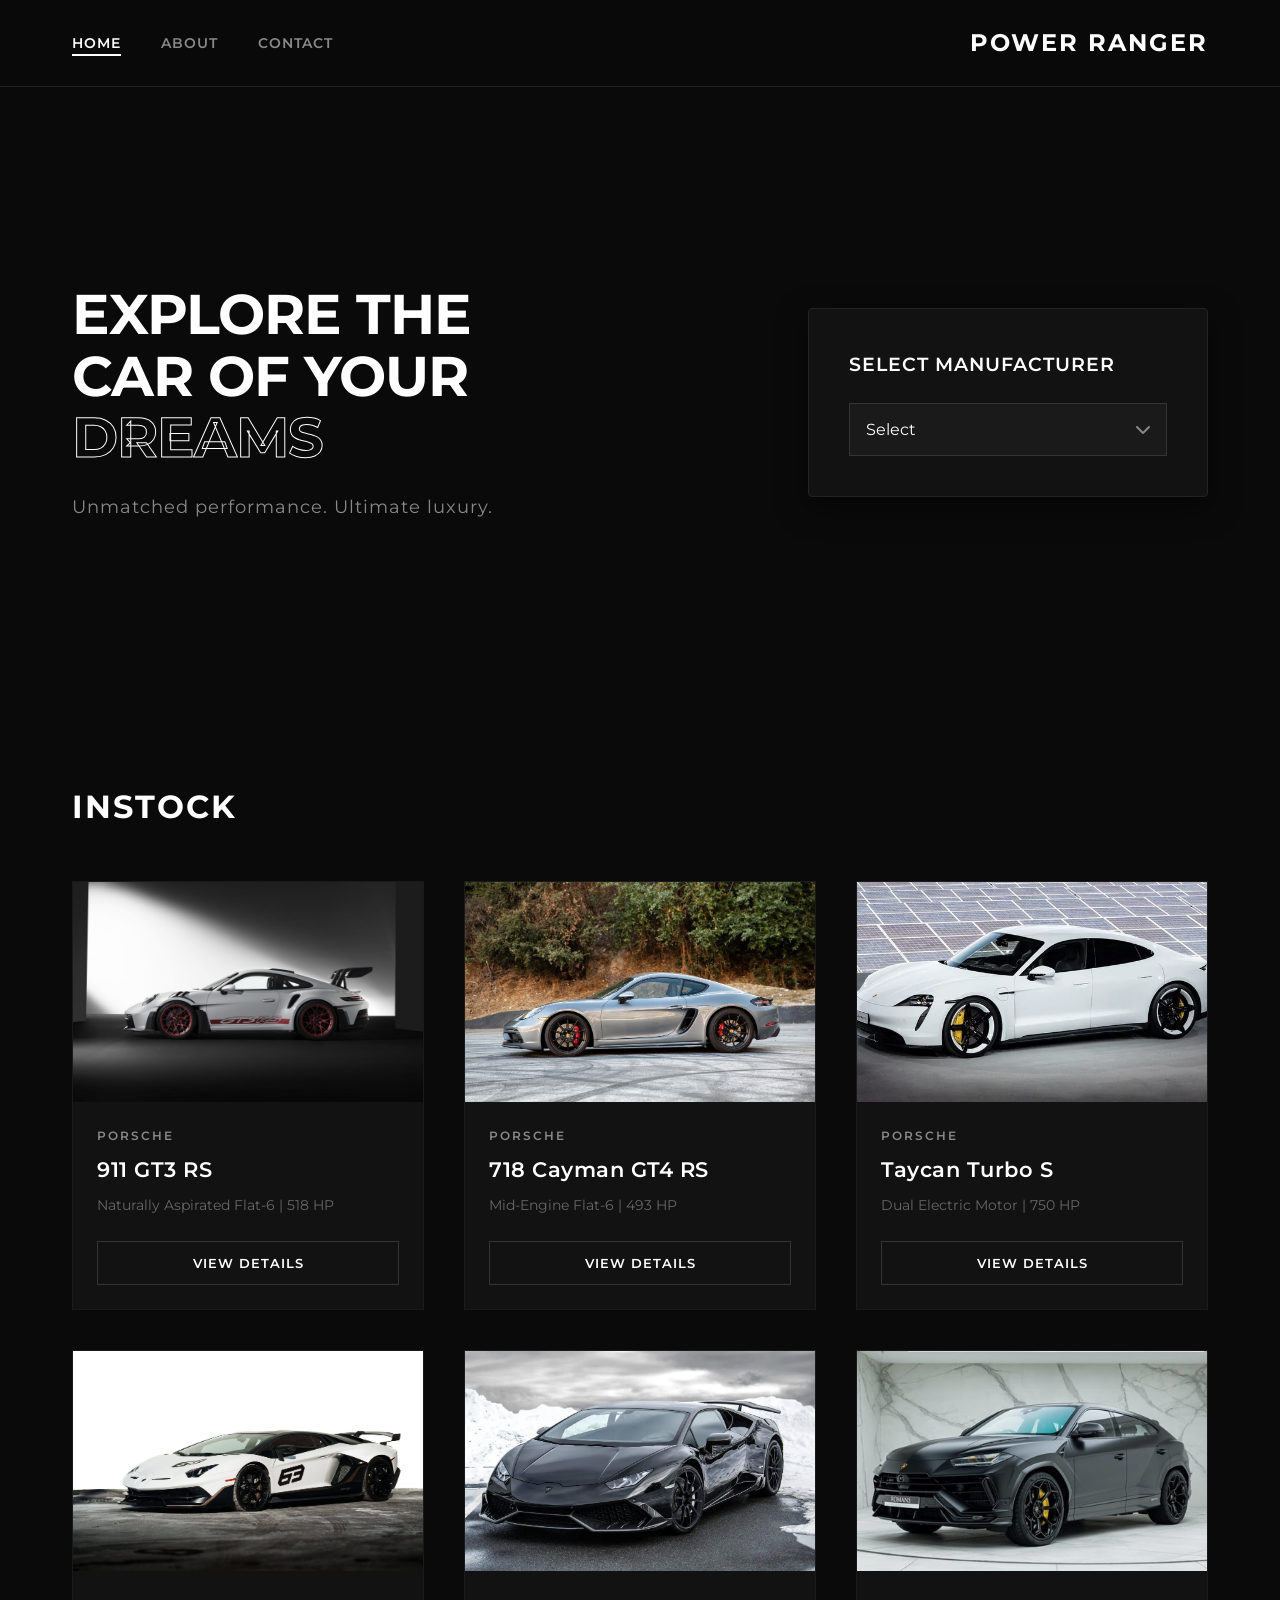
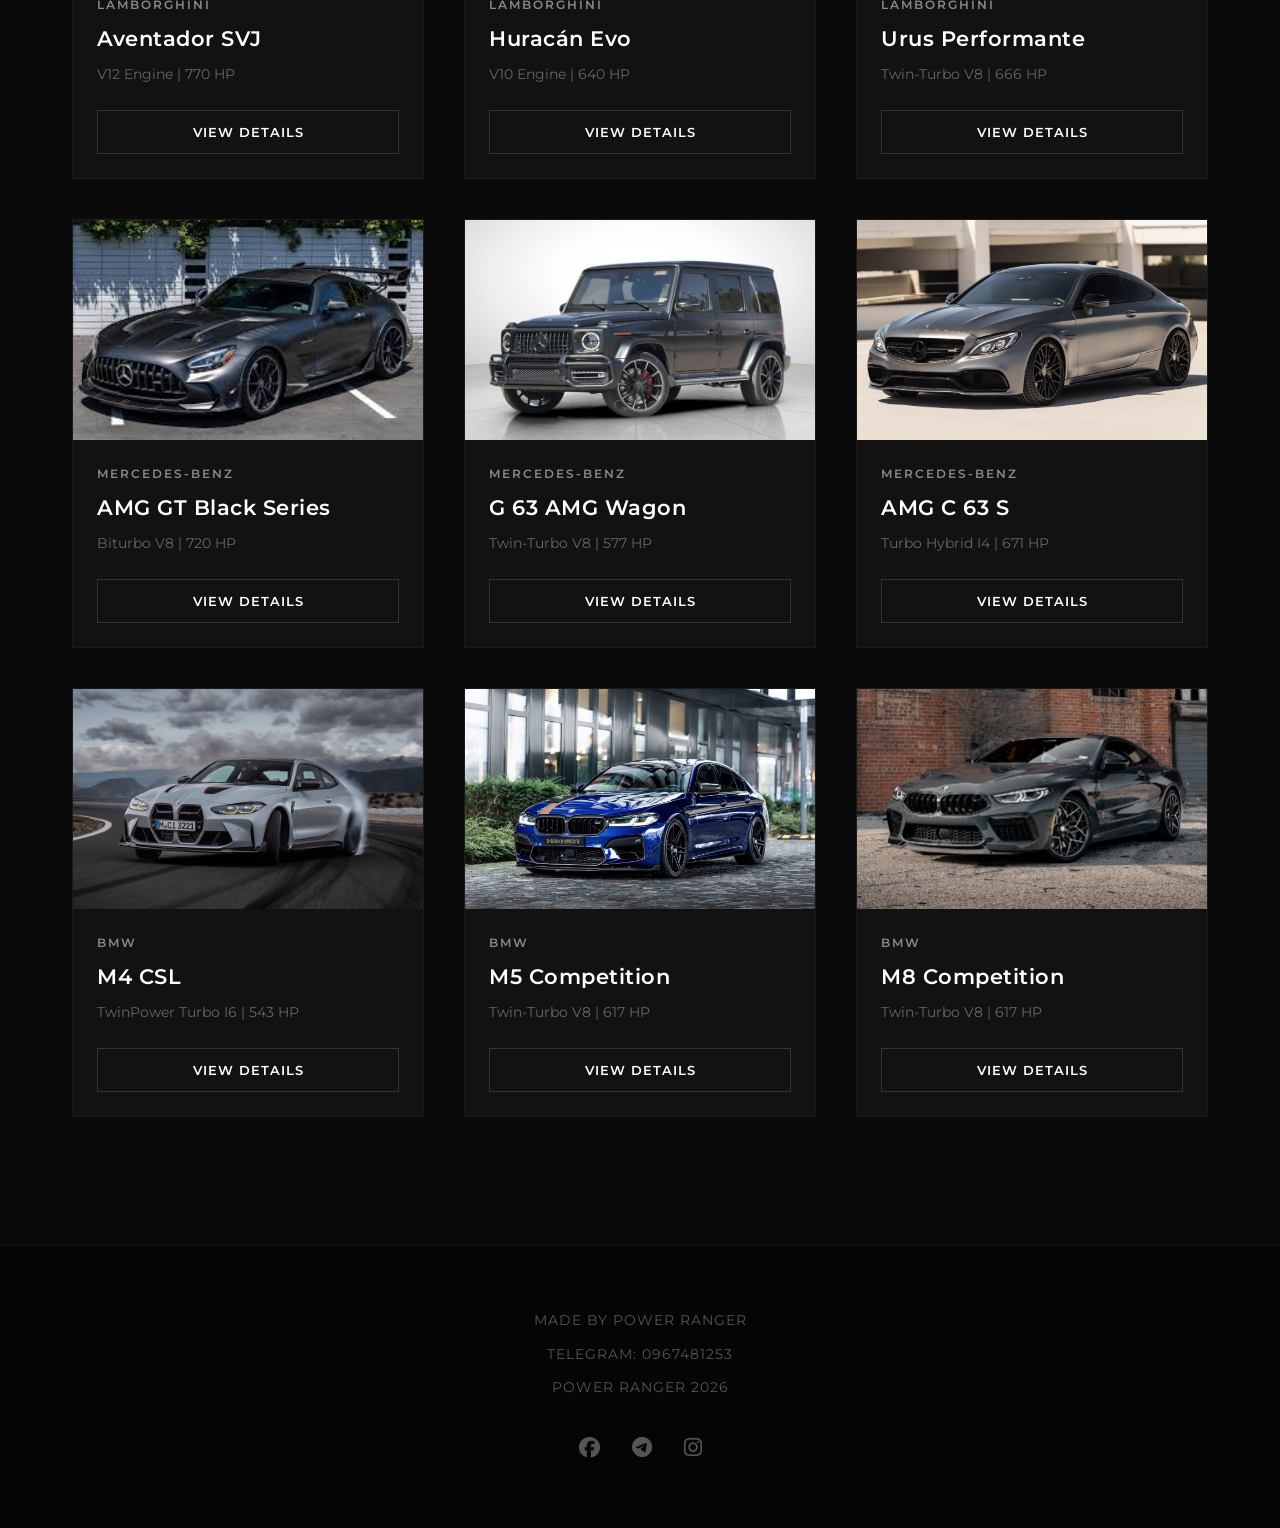
<file: index.html>
<!DOCTYPE html>
<html lang="en">
<head>
  <meta charset="UTF-8">
  <meta name="viewport" content="width=device-width, initial-scale=1.0">
  <title>Home Page</title>
  <link rel="stylesheet" href="style.css">
  
  <link rel="preconnect" href="https://fonts.googleapis.com">
  <link rel="preconnect" href="https://fonts.gstatic.com" crossorigin>
  <link href="https://fonts.googleapis.com/css2?family=Montserrat:wght@300;400;600;700&display=swap" rel="stylesheet">
  <link rel="stylesheet" href="https://cdnjs.cloudflare.com/ajax/libs/font-awesome/6.5.1/css/all.min.css" />
</head>
<body>

  <header class="main-header">
    <nav class="navbar">
      <ul class="nav-links">
        <li><a href="home.html" class="nav-item active" target="_blank">Home</a></li>
        <li><a href="about.html" class="nav-item" target="_blank">About</a></li>
        <li><a href="contact.html" class="nav-item" target="_blank">Contact</a></li>
      </ul>
      <div class="logo">POWER RANGER</div>
    </nav>
  </header>
  <main class="hero-container">
    
    <div class="hero-text-side">
      <h1 class="hero-title">
        EXPLORE THE<br>
        CAR OF YOUR<br>
        <span class="outline-text">DREAMS</span>
      </h1>
      <p class="hero-subtitle">Unmatched performance. Ultimate luxury.</p>
    </div>

    <div class="hero-card-side">
      <div class="filter-card">
        <h2 class="card-title">Select Manufacturer</h2>
        <div class="select-wrapper">
          <select name="car-models" id="car-models" class="filter-select">
            <option value="" disabled selected>Select</option>
            <option value="porsche">Porsche</option>
            <option value="lamborghini">Lamborghini</option>
            <option value="mercedes">Mercedes</option>
            <option value="bmw">BMW</option>
          </select>
        </div>
      </div>
    </div>

  </main>

  <section class="fleet-section">
    <h3 class="fleet-title">Instock</h3>
    <div class="all-cars-grid">

      <div class="car-card porsche">
        <div class="car-image-wrapper">
          <img src="Asset/porsche-911-gt3-rs-2022-7296_23.jpg" alt="Porsche 911 GT3 RS" class="car-img">
        </div>
        <div class="car-info">
          <span class="brand-badge">Porsche</span>
          <h4>911 GT3 RS</h4>
          <p>Naturally Aspirated Flat-6 | 518 HP</p>
          <button class="btn-view">View Details</button>
        </div>
      </div>

      <div class="car-card porsche">
        <div class="car-image-wrapper">
          <img src="Asset/05-2025-porsche-718-cayman-gts-4-0.webp" alt="Porsche Cayman GT4 RS" class="car-img">
        </div>
        <div class="car-info">
          <span class="brand-badge">Porsche</span>
          <h4>718 Cayman GT4 RS</h4>
          <p>Mid-Engine Flat-6 | 493 HP</p>
          <button class="btn-view">View Details</button>
        </div>
      </div>

      <div class="car-card porsche">
        <div class="car-image-wrapper">
          <img src="Asset/Porsche-Taycan-02.webp" alt="Porsche Taycan Turbo S" class="car-img">
        </div>
        <div class="car-info">
          <span class="brand-badge">Porsche</span>
          <h4>Taycan Turbo S</h4>
          <p>Dual Electric Motor | 750 HP</p>
          <button class="btn-view">View Details</button>
        </div>
      </div>

      <div class="car-card lamborghini">
        <div class="car-image-wrapper">
          <img src="/Asset/2020-lamborghini-aventador-svj-63.jpg" alt="Lamborghini Aventador SVJ" class="car-img">
        </div>
        <div class="car-info">
          <span class="brand-badge">Lamborghini</span>
          <h4>Aventador SVJ</h4>
          <p>V12 Engine | 770 HP</p>
          <button class="btn-view">View Details</button>
        </div>
      </div>

      <div class="car-card lamborghini">
        <div class="car-image-wrapper">
          <img src="Asset/1a1aala1.webp" alt="Lamborghini Huracán Evo" class="car-img">
        </div>
        <div class="car-info">
          <span class="brand-badge">Lamborghini</span>
          <h4>Huracán Evo</h4>
          <p>V10 Engine | 640 HP</p>
          <button class="btn-view">View Details</button>
        </div>
      </div>

      <div class="car-card lamborghini">
        <div class="car-image-wrapper">
          <img src="Asset/170911244065defc782c304_0s2a5834.jpg" alt="Lamborghini Urus Performante" class="car-img">
        </div>
        <div class="car-info">
          <span class="brand-badge">Lamborghini</span>
          <h4>Urus Performante</h4>
          <p>Twin-Turbo V8 | 666 HP</p>
          <button class="btn-view">View Details</button>
        </div>
      </div>

      <div class="car-card mercedes">
        <div class="car-image-wrapper">
          <img src="/Asset/images.jpg" alt="Mercedes-AMG GT Black Series" class="car-img">
        </div>
        <div class="car-info">
          <span class="brand-badge">Mercedes-Benz</span>
          <h4>AMG GT Black Series</h4>
          <p>Biturbo V8 | 720 HP</p>
          <button class="btn-view">View Details</button>
        </div>
      </div>

      <div class="car-card mercedes">
        <div class="car-image-wrapper">
          <img src="/Asset/0d5526ab63a860c4187c4a2ec896bf46.jpg" alt="Mercedes-Benz G 63 AMG" class="car-img">
        </div>
        <div class="car-info">
          <span class="brand-badge">Mercedes-Benz</span>
          <h4>G 63 AMG Wagon</h4>
          <p>Twin-Turbo V8 | 577 HP</p>
          <button class="btn-view">View Details</button>
        </div>
      </div>

      <div class="car-card mercedes">
        <div class="car-image-wrapper">
          <img src="/Asset/3z8Q0a4B-mzb8sxR67b-(edit).jpg" alt="Mercedes-AMG C 63 S" class="car-img">
        </div>
        <div class="car-info">
          <span class="brand-badge">Mercedes-Benz</span>
          <h4>AMG C 63 S</h4>
          <p>Turbo Hybrid I4 | 671 HP</p>
          <button class="btn-view">View Details</button>
        </div>
      </div>

      <div class="car-card bmw">
        <div class="car-image-wrapper">
          <img src="/Asset/bmw-m-magazine-m4-csl-g82-01-16x9-alt-st.avif" alt="BMW M4 CSL" class="car-img">
        </div>
        <div class="car-info">
          <span class="brand-badge">BMW</span>
          <h4>M4 CSL</h4>
          <p>TwinPower Turbo I6 | 543 HP</p>
          <button class="btn-view">View Details</button>
        </div>
      </div>

      <div class="car-card bmw">
        <div class="car-image-wrapper">
          <img src="/Asset/BMW-M5-F90-by-Manhart-19-scaled.jpg" alt="BMW M5 Competition" class="car-img">
        </div>
        <div class="car-info">
          <span class="brand-badge">BMW</span>
          <h4>M5 Competition</h4>
          <p>Twin-Turbo V8 | 617 HP</p>
          <button class="btn-view">View Details</button>
        </div>
      </div>

      <div class="car-card bmw">
        <div class="car-image-wrapper">
          <img src="/Asset/2020_bmw_m8-competition_dsc08479-95434.webp" alt="BMW M8 Competition" class="car-img">
        </div>
        <div class="car-info">
          <span class="brand-badge">BMW</span>
          <h4>M8 Competition</h4>
          <p>Twin-Turbo V8 | 617 HP</p>
          <button class="btn-view">View Details</button>
        </div>
      </div>

    </div>
  </section>
   <footer class="about-footer">
      <h3 class="under">MADE BY POWER RANGER</h3>
      <h3 class="under">Telegram: 0967481253</h3>
      <h3 class="under">POWER RANGER 2026</h3>
      <div class="footer-socials">
        <a href="#"><i class="fa-brands fa-facebook"></i></a>
        <a href="#"><i class="fa-brands fa-telegram"></i></a>
        <a href="#"><i class="fa-brands fa-instagram"></i></a>
      </div>
    </footer>

</body>
</html>
</file>
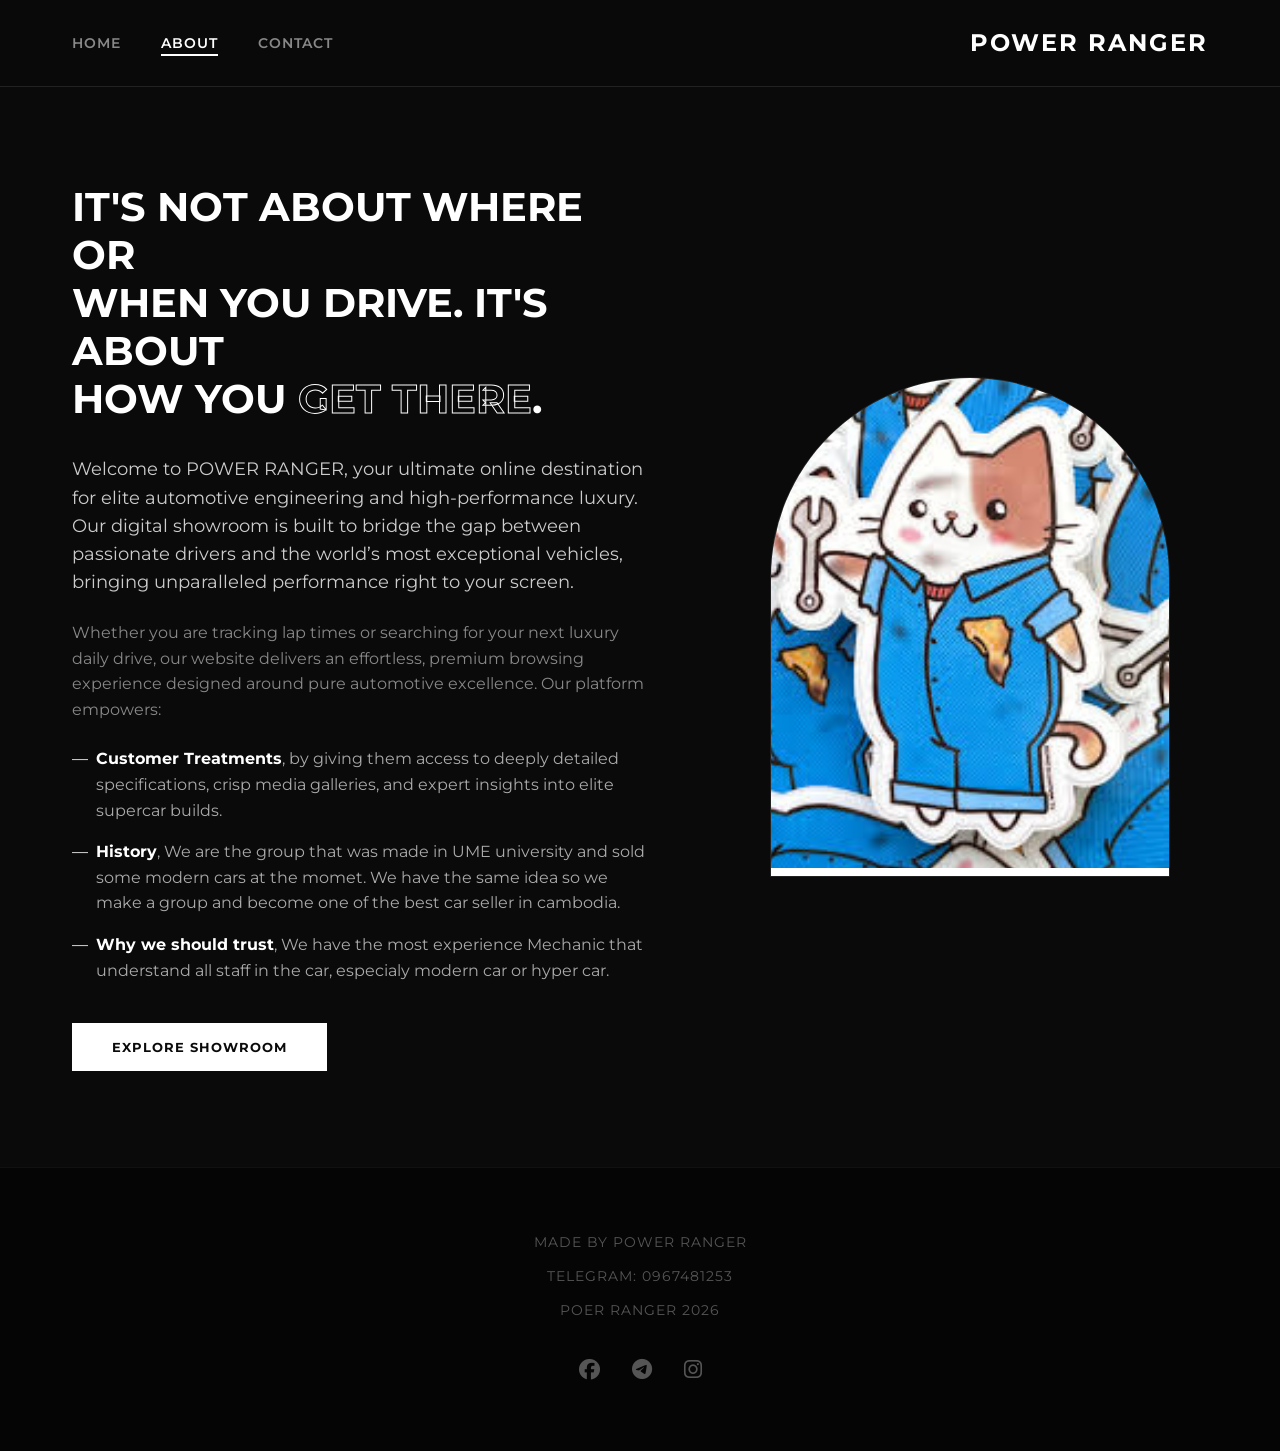
<file: about.html>
<!DOCTYPE html>
<html lang="en">
  <head>
    <meta charset="UTF-8" />
    <meta name="viewport" content="width=device-width, initial-scale=1.0" />
    <title>About Us</title>
    <link rel="stylesheet" href="style.css" />
    <link rel="preconnect" href="https://fonts.googleapis.com">
    <link rel="preconnect" href="https://fonts.gstatic.com" crossorigin>
    <link href="https://fonts.googleapis.com/css2?family=Montserrat:wght@300;400;600;700&display=swap" rel="stylesheet">
    <link rel="stylesheet" href="https://cdnjs.cloudflare.com/ajax/libs/font-awesome/6.5.1/css/all.min.css" />
  </head>
  <body>
    <header class="main-header">
      <nav class="navbar">
        <ul class="nav-links">
          <li><a href="index.html" class="nav-item">Home</a></li>
          <li><a href="about.html" class="nav-item active">About</a></li>
          <li><a href="contact.html" class="nav-item">Contact</a></li>
        </ul>
        <div class="logo">POWER RANGER</div>
      </nav>
    </header>
    <main class="goto-layout-container no-subnav-offset">
      <div class="goto-content-left">
        <h1 class="goto-main-title">
          IT'S NOT ABOUT WHERE OR<br>WHEN YOU DRIVE. IT'S ABOUT<br>HOW YOU <span class="outline-text">GET THERE</span>.
        </h1>
        <p class="goto-intro-text">
          Welcome to POWER RANGER, your ultimate online destination for elite automotive engineering and high-performance luxury. Our digital showroom is built to bridge the gap between passionate drivers and the world’s most exceptional vehicles, bringing unparalleled performance right to your screen.
        </p>
        <p class="goto-body-text">
          Whether you are tracking lap times or searching for your next luxury daily drive, our website delivers an effortless, premium browsing experience designed around pure automotive excellence. Our platform empowers:
        </p>
        <ul class="goto-points-list">
          <li><strong>Customer Treatments</strong>, by giving them access to deeply detailed specifications, crisp media galleries, and expert insights into elite supercar builds.</li>
          <li><strong>History</strong>, We are the group that was made in UME university and sold some modern cars at the momet. We have the same idea so we make a group and become one of the best car seller in cambodia.</li>
          <li><strong>Why we should trust</strong>, We have the most experience Mechanic that understand all staff in the car, especialy modern car or hyper car.</li>
        </ul>
        <button class="goto-btn-cta" onclick="location.href="index.html">Explore Showroom</button>
      </div>
      <div class="goto-graphic-right">
        <div class="arch-image-wrapper">
          <img src="/Asset/(cat).jpg" alt="Mechanical cat" class="arch-img" />
          <div class="theme-accent-strip"></div>
        </div>
      </div>
    </main>
    <footer class="about-footer">
      <h3 class="under">MADE BY POWER RANGER</h3>
      <h3 class="under">Telegram: 0967481253</h3>
      <h3 class="under">POER RANGER 2026</h3>
      <div class="footer-socials">
        <a href="#"><i class="fa-brands fa-facebook"></i></a>
        <a href="#"><i class="fa-brands fa-telegram"></i></a>
        <a href="#"><i class="fa-brands fa-instagram"></i></a>
      </div>
    </footer>
  </body>
</html>
</file>
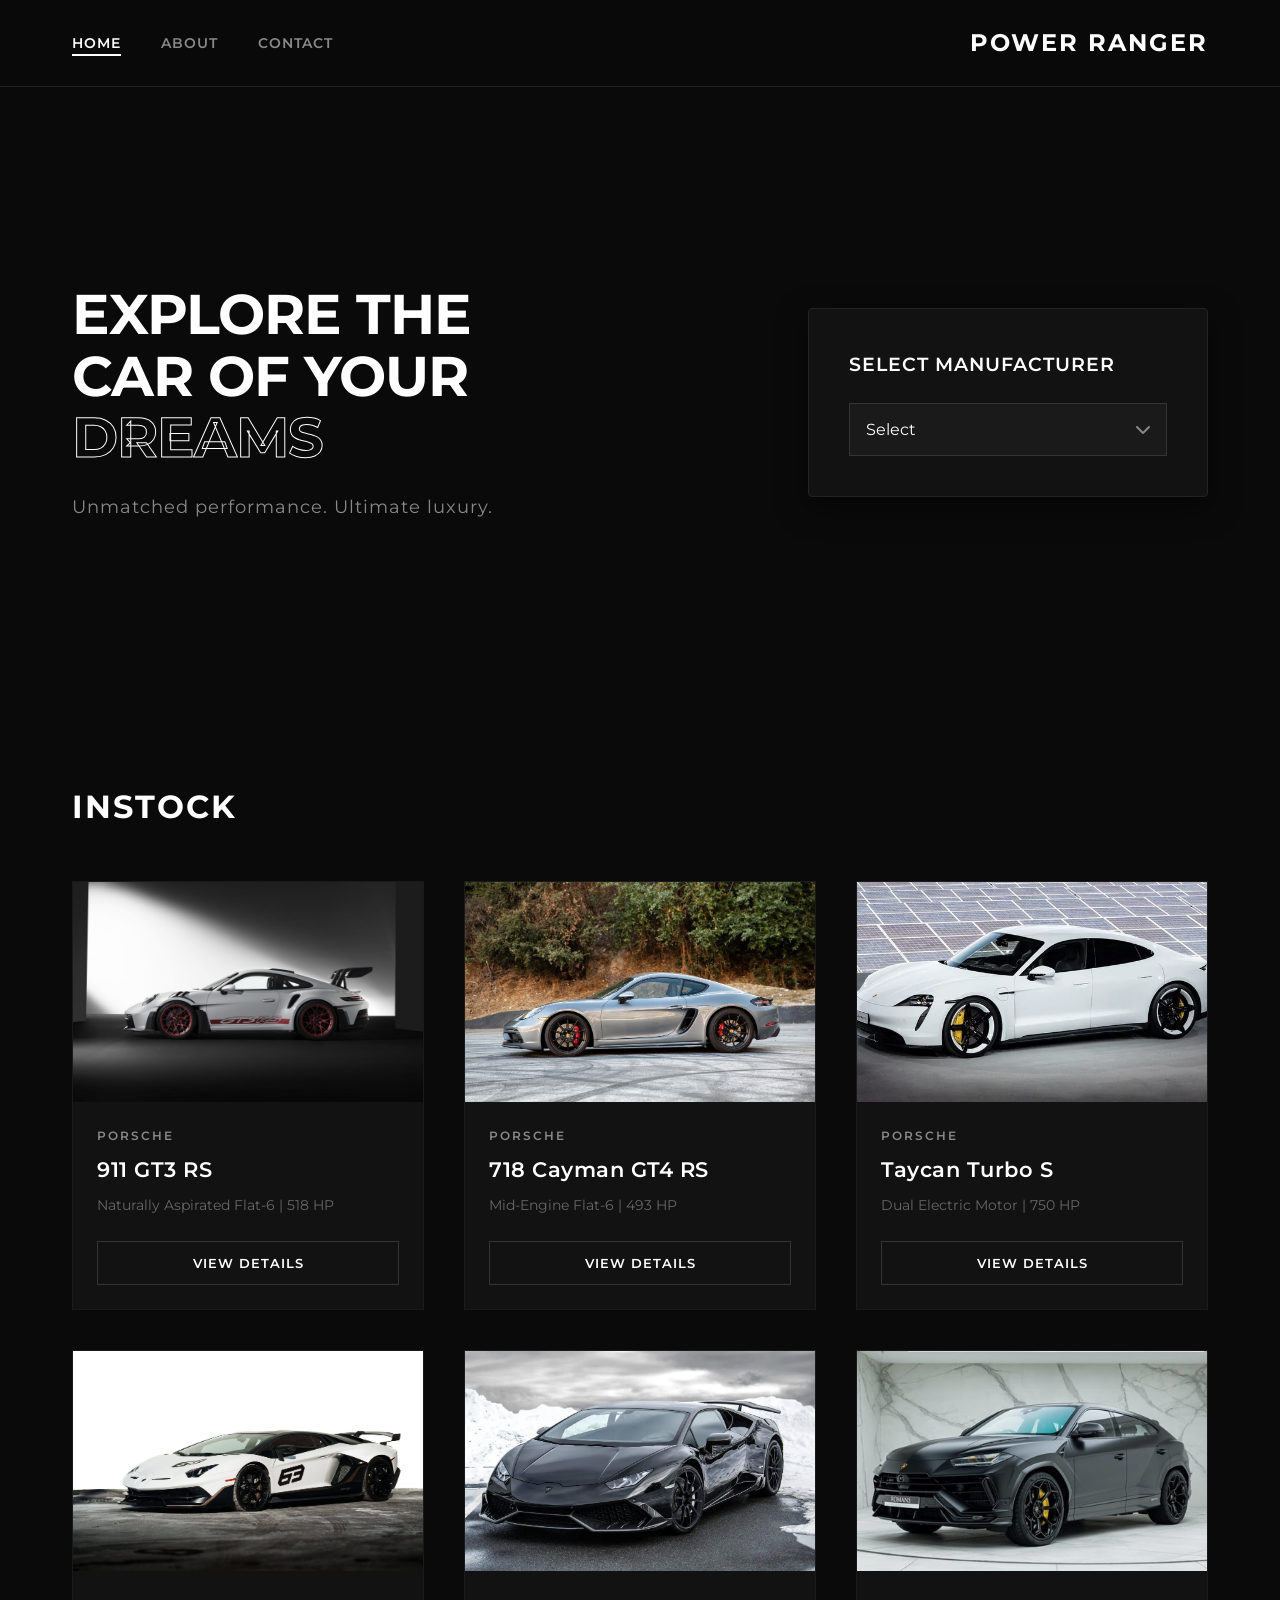
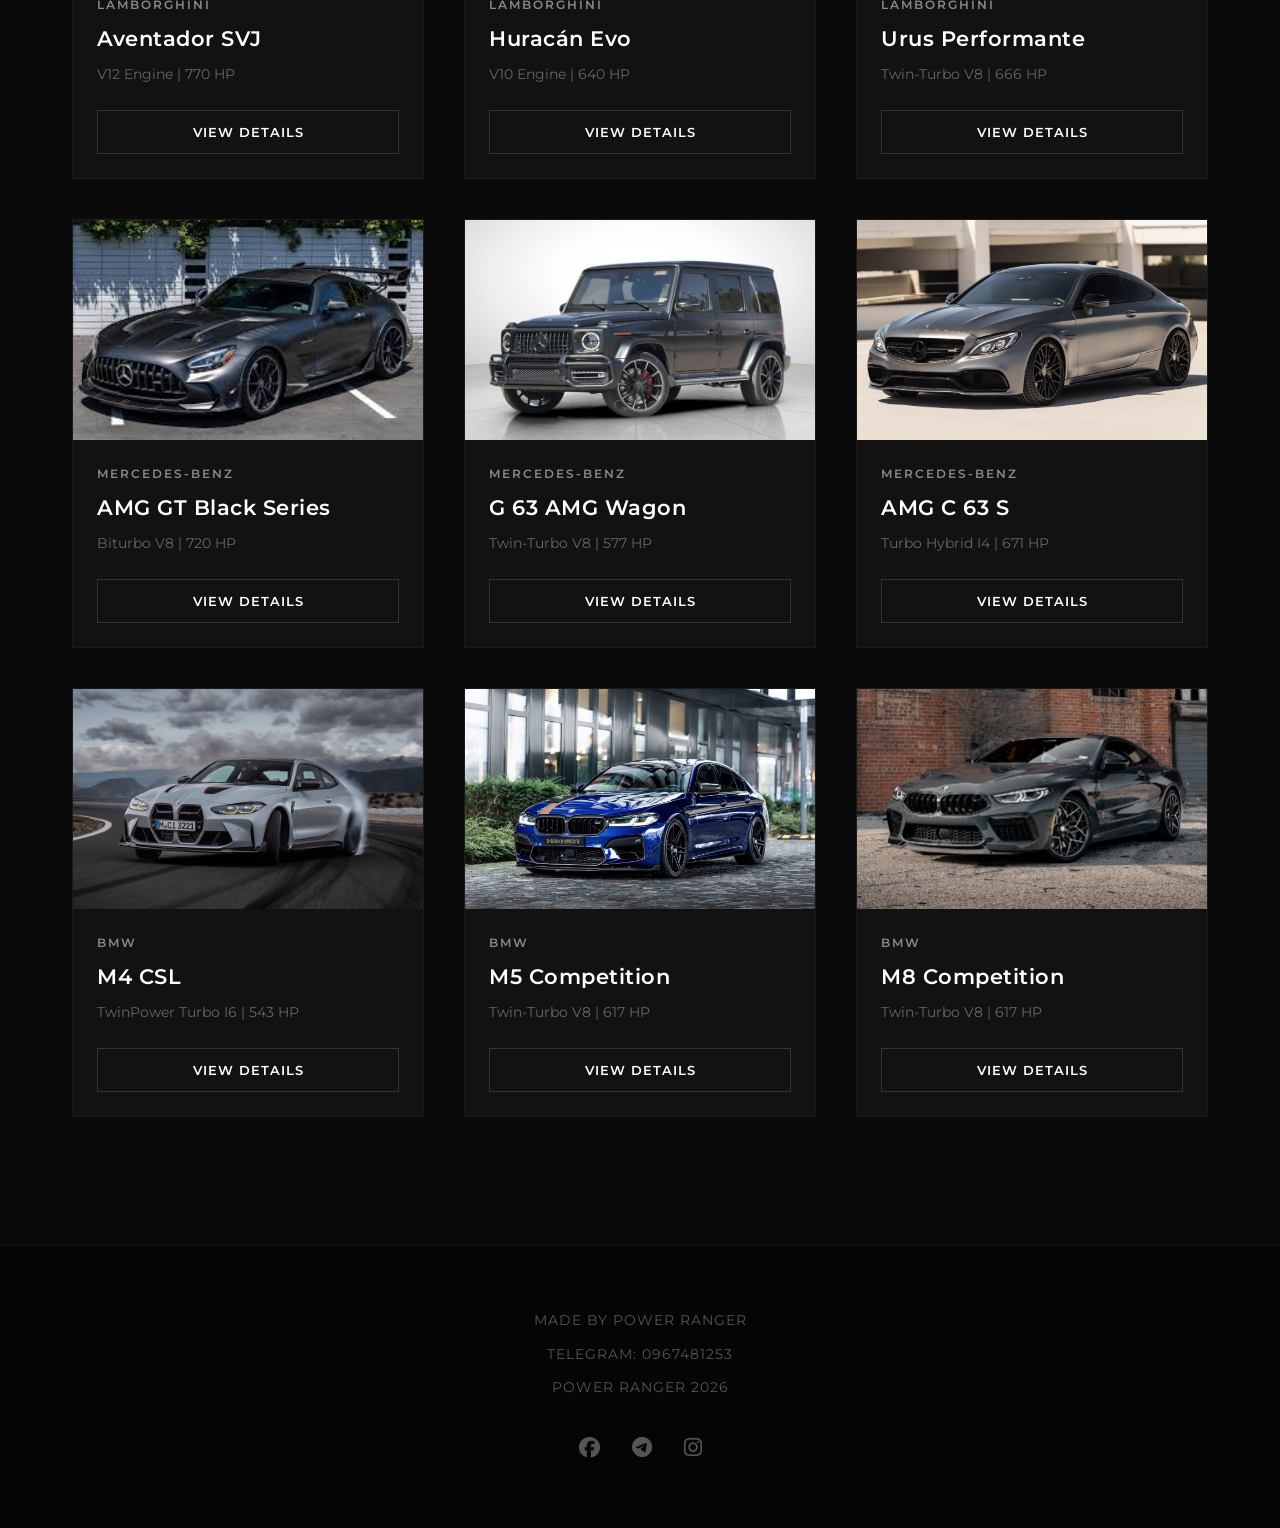
<file: home.html>
<!DOCTYPE html>
<html lang="en">
<head>
  <meta charset="UTF-8">
  <meta name="viewport" content="width=device-width, initial-scale=1.0">
  <title>Home Page</title>
  <link rel="stylesheet" href="style.css">
  
  <link rel="preconnect" href="https://fonts.googleapis.com">
  <link rel="preconnect" href="https://fonts.gstatic.com" crossorigin>
  <link href="https://fonts.googleapis.com/css2?family=Montserrat:wght@300;400;600;700&display=swap" rel="stylesheet">
  <link rel="stylesheet" href="https://cdnjs.cloudflare.com/ajax/libs/font-awesome/6.5.1/css/all.min.css" />
</head>
<body>

  <header class="main-header">
    <nav class="navbar">
      <ul class="nav-links">
        <li><a href="home.html" class="nav-item active" target="_blank">Home</a></li>
        <li><a href="about.html" class="nav-item" target="_blank">About</a></li>
        <li><a href="contact.html" class="nav-item" target="_blank">Contact</a></li>
      </ul>
      <div class="logo">POWER RANGER</div>
    </nav>
  </header>
  <main class="hero-container">
    
    <div class="hero-text-side">
      <h1 class="hero-title">
        EXPLORE THE<br>
        CAR OF YOUR<br>
        <span class="outline-text">DREAMS</span>
      </h1>
      <p class="hero-subtitle">Unmatched performance. Ultimate luxury.</p>
    </div>

    <div class="hero-card-side">
      <div class="filter-card">
        <h2 class="card-title">Select Manufacturer</h2>
        <div class="select-wrapper">
          <select name="car-models" id="car-models" class="filter-select">
            <option value="" disabled selected>Select</option>
            <option value="porsche">Porsche</option>
            <option value="lamborghini">Lamborghini</option>
            <option value="mercedes">Mercedes</option>
            <option value="bmw">BMW</option>
          </select>
        </div>
      </div>
    </div>

  </main>

  <section class="fleet-section">
    <h3 class="fleet-title">Instock</h3>
    <div class="all-cars-grid">

      <div class="car-card porsche">
        <div class="car-image-wrapper">
          <img src="Asset/porsche-911-gt3-rs-2022-7296_23.jpg" alt="Porsche 911 GT3 RS" class="car-img">
        </div>
        <div class="car-info">
          <span class="brand-badge">Porsche</span>
          <h4>911 GT3 RS</h4>
          <p>Naturally Aspirated Flat-6 | 518 HP</p>
          <button class="btn-view">View Details</button>
        </div>
      </div>

      <div class="car-card porsche">
        <div class="car-image-wrapper">
          <img src="Asset/05-2025-porsche-718-cayman-gts-4-0.webp" alt="Porsche Cayman GT4 RS" class="car-img">
        </div>
        <div class="car-info">
          <span class="brand-badge">Porsche</span>
          <h4>718 Cayman GT4 RS</h4>
          <p>Mid-Engine Flat-6 | 493 HP</p>
          <button class="btn-view">View Details</button>
        </div>
      </div>

      <div class="car-card porsche">
        <div class="car-image-wrapper">
          <img src="Asset/Porsche-Taycan-02.webp" alt="Porsche Taycan Turbo S" class="car-img">
        </div>
        <div class="car-info">
          <span class="brand-badge">Porsche</span>
          <h4>Taycan Turbo S</h4>
          <p>Dual Electric Motor | 750 HP</p>
          <button class="btn-view">View Details</button>
        </div>
      </div>

      <div class="car-card lamborghini">
        <div class="car-image-wrapper">
          <img src="/Asset/2020-lamborghini-aventador-svj-63.jpg" alt="Lamborghini Aventador SVJ" class="car-img">
        </div>
        <div class="car-info">
          <span class="brand-badge">Lamborghini</span>
          <h4>Aventador SVJ</h4>
          <p>V12 Engine | 770 HP</p>
          <button class="btn-view">View Details</button>
        </div>
      </div>

      <div class="car-card lamborghini">
        <div class="car-image-wrapper">
          <img src="Asset/1a1aala1.webp" alt="Lamborghini Huracán Evo" class="car-img">
        </div>
        <div class="car-info">
          <span class="brand-badge">Lamborghini</span>
          <h4>Huracán Evo</h4>
          <p>V10 Engine | 640 HP</p>
          <button class="btn-view">View Details</button>
        </div>
      </div>

      <div class="car-card lamborghini">
        <div class="car-image-wrapper">
          <img src="Asset/170911244065defc782c304_0s2a5834.jpg" alt="Lamborghini Urus Performante" class="car-img">
        </div>
        <div class="car-info">
          <span class="brand-badge">Lamborghini</span>
          <h4>Urus Performante</h4>
          <p>Twin-Turbo V8 | 666 HP</p>
          <button class="btn-view">View Details</button>
        </div>
      </div>

      <div class="car-card mercedes">
        <div class="car-image-wrapper">
          <img src="/Asset/images.jpg" alt="Mercedes-AMG GT Black Series" class="car-img">
        </div>
        <div class="car-info">
          <span class="brand-badge">Mercedes-Benz</span>
          <h4>AMG GT Black Series</h4>
          <p>Biturbo V8 | 720 HP</p>
          <button class="btn-view">View Details</button>
        </div>
      </div>

      <div class="car-card mercedes">
        <div class="car-image-wrapper">
          <img src="/Asset/0d5526ab63a860c4187c4a2ec896bf46.jpg" alt="Mercedes-Benz G 63 AMG" class="car-img">
        </div>
        <div class="car-info">
          <span class="brand-badge">Mercedes-Benz</span>
          <h4>G 63 AMG Wagon</h4>
          <p>Twin-Turbo V8 | 577 HP</p>
          <button class="btn-view">View Details</button>
        </div>
      </div>

      <div class="car-card mercedes">
        <div class="car-image-wrapper">
          <img src="/Asset/3z8Q0a4B-mzb8sxR67b-(edit).jpg" alt="Mercedes-AMG C 63 S" class="car-img">
        </div>
        <div class="car-info">
          <span class="brand-badge">Mercedes-Benz</span>
          <h4>AMG C 63 S</h4>
          <p>Turbo Hybrid I4 | 671 HP</p>
          <button class="btn-view">View Details</button>
        </div>
      </div>

      <div class="car-card bmw">
        <div class="car-image-wrapper">
          <img src="/Asset/bmw-m-magazine-m4-csl-g82-01-16x9-alt-st.avif" alt="BMW M4 CSL" class="car-img">
        </div>
        <div class="car-info">
          <span class="brand-badge">BMW</span>
          <h4>M4 CSL</h4>
          <p>TwinPower Turbo I6 | 543 HP</p>
          <button class="btn-view">View Details</button>
        </div>
      </div>

      <div class="car-card bmw">
        <div class="car-image-wrapper">
          <img src="/Asset/BMW-M5-F90-by-Manhart-19-scaled.jpg" alt="BMW M5 Competition" class="car-img">
        </div>
        <div class="car-info">
          <span class="brand-badge">BMW</span>
          <h4>M5 Competition</h4>
          <p>Twin-Turbo V8 | 617 HP</p>
          <button class="btn-view">View Details</button>
        </div>
      </div>

      <div class="car-card bmw">
        <div class="car-image-wrapper">
          <img src="/Asset/2020_bmw_m8-competition_dsc08479-95434.webp" alt="BMW M8 Competition" class="car-img">
        </div>
        <div class="car-info">
          <span class="brand-badge">BMW</span>
          <h4>M8 Competition</h4>
          <p>Twin-Turbo V8 | 617 HP</p>
          <button class="btn-view">View Details</button>
        </div>
      </div>

    </div>
  </section>
   <footer class="about-footer">
      <h3 class="under">MADE BY POWER RANGER</h3>
      <h3 class="under">Telegram: 0967481253</h3>
      <h3 class="under">POWER RANGER 2026</h3>
      <div class="footer-socials">
        <a href="#"><i class="fa-brands fa-facebook"></i></a>
        <a href="#"><i class="fa-brands fa-telegram"></i></a>
        <a href="#"><i class="fa-brands fa-instagram"></i></a>
      </div>
    </footer>

</body>
</html>
</file>
<file: style.css>
/* 1. GLOBAL STYLES*/
* {
  margin: 0;
  padding: 0;
  box-sizing: border-box;
}
body {
  font-family: 'Montserrat', sans-serif;
  background-color: #0a0a0a;
  color: #ffffff;
  line-height: 1.6;
  overflow-x: hidden;
}
a {
  text-decoration: none;
  color: inherit;
  transition: all 0.3s ease;
}
ul {
  list-style: none;
}

.outline-text {
  color: transparent;
  -webkit-text-stroke: 1px #ffffff;
  font-weight: 700;
}
/* 2. MAIN HEADER & NAVIGATION */
.main-header {
  background-color: rgba(10, 10, 10, 0.95);
  border-bottom: 1px solid #222222;
  position: sticky;
  top: 0;
  z-index: 1000;
  backdrop-filter: blur(10px);
}
.navbar {
  max-width: 1200px;
  margin: 0 auto;
  padding: 1.5rem 2rem;
  display: flex;
  justify-content: space-between;
  align-items: center;
}
.logo {
  font-size: 1.5rem;
  font-weight: 700;
  letter-spacing: 2px;
  color: #ffffff;
}
.nav-links {
  display: flex;
  gap: 2.5rem;
}
.nav-item {
  font-size: 0.9rem;
  font-weight: 600;
  text-transform: uppercase;
  letter-spacing: 1px;
  color: #888888;
  position: relative;
  padding-bottom: 0.25rem;
}
.nav-item:hover, 
.nav-item.active {
  color: #ffffff;
}
.nav-item::after {
  content: '';
  position: absolute;
  bottom: 0;
  left: 0;
  width: 0;
  height: 2px;
  background-color: #ffffff;
  transition: width 0.3s ease;
}
.nav-item:hover::after,
.nav-item.active::after {
  width: 100%;
}
.navbar .logo ~ .nav-links {
  order: 2;
}
/*3. HOME PAGE*/
.hero-container {
  max-width: 1200px;
  margin: 0 auto;
  padding: 6rem 2rem;
  display: grid;
  grid-template-columns: 1.2fr 0.8fr;
  gap: 4rem;
  align-items: center;
  min-height: 70vh;
}
.hero-title {
  font-size: 3.5rem;
  font-weight: 700;
  line-height: 1.1;
  letter-spacing: -1px;
  margin-bottom: 1.5rem;
  text-transform: uppercase;
}
.hero-subtitle {
  font-size: 1.1rem;
  color: #888888;
  letter-spacing: 1px;
}
.hero-card-side {
  display: flex;
  justify-content: flex-end;
}
.filter-card {
  background-color: #121212;
  border: 1px solid #222222;
  padding: 2.5rem;
  border-radius: 4px;
  width: 100%;
  max-width: 400px;
  box-shadow: 0 10px 30px rgba(0, 0, 0, 0.5);
}
.card-title {
  font-size: 1.2rem;
  font-weight: 600;
  text-transform: uppercase;
  letter-spacing: 1px;
  margin-bottom: 1.5rem;
}
.select-wrapper {
  position: relative;
  width: 100%;
}
.filter-select {
  width: 100%;
  background-color: #1a1a1a;
  border: 1px solid #333333;
  color: #ffffff;
  padding: 1rem;
  font-family: inherit;
  font-size: 1rem;
  border-radius: 0;
  cursor: pointer;
  appearance: none;
  transition: border-color 0.3s ease;
}
.filter-select:focus {
  outline: none;
  border-color: #ffffff;
}
.select-wrapper::after {
  content: '\f078';
  font-family: 'Font Awesome 6 Free';
  font-weight: 900;
  position: absolute;
  right: 1rem;
  top: 50%;
  transform: translateY(-50%);
  color: #888888;
  pointer-events: none;
}
/*4. HOME PAGE*/
.fleet-section {
  max-width: 1200px;
  margin: 0 auto;
  padding: 4rem 2rem 8rem 2rem;
}
.fleet-title {
  font-size: 2rem;
  font-weight: 700;
  text-transform: uppercase;
  letter-spacing: 2px;
  margin-bottom: 3rem;
  position: relative;
}
.all-cars-grid {
  display: grid;
  grid-template-columns: repeat(auto-fill, minmax(350px, 1fr));
  gap: 2.5rem;
}
.car-card {
  background-color: #121212;
  border: 1px solid #1a1a1a;
  transition: transform 0.3s ease, border-color 0.3s ease;
  overflow: hidden;
}
.car-card:hover {
  transform: translateY(-5px);
  border-color: #333333;
}
.car-image-wrapper {
  width: 100%;
  height: 220px;
  overflow: hidden;
  background-color: #1a1a1a;
}
.car-img {
  width: 100%;
  height: 100%;
  object-fit: cover;
  filter: grayscale(20%);
  transition: transform 0.5s ease;
}
.car-card:hover class="car-img" {
  transform: scale(1.05);
}
.car-info {
  padding: 1.5rem;
}
.brand-badge {
  font-size: 0.75rem;
  font-weight: 600;
  text-transform: uppercase;
  letter-spacing: 2px;
  color: #888888;
  display: block;
  margin-bottom: 0.5rem;
}
.car-info h4 {
  font-size: 1.3rem;
  font-weight: 600;
  margin-bottom: 0.5rem;
  letter-spacing: 0.5px;
}
.car-info p {
  color: #666666;
  font-size: 0.9rem;
  margin-bottom: 1.5rem;
}
.btn-view {
  width: 100%;
  background-color: transparent;
  border: 1px solid #333333;
  color: #ffffff;
  padding: 0.8rem;
  font-family: inherit;
  font-weight: 600;
  text-transform: uppercase;
  letter-spacing: 1px;
  cursor: pointer;
  transition: all 0.3s ease;
}
.btn-view:hover {
  background-color: #ffffff;
  color: #0a0a0a;
  border-color: #ffffff;
}

/*5. ABOUT PAGE LAYOUT*/
.goto-layout-container {
  max-width: 1200px;
  margin: 0 auto;
  padding: 6rem 2rem;
  display: grid;
  grid-template-columns: 1.1fr 0.9fr;
  gap: 5rem;
  align-items: center;
}
.goto-main-title {
  font-size: 2.5rem;
  font-weight: 700;
  line-height: 1.2;
  text-transform: uppercase;
  margin-bottom: 2rem;
}
.goto-intro-text {
  font-size: 1.1rem;
  color: #cccccc;
  margin-bottom: 1.5rem;
}
.goto-body-text {
  color: #888888;
  margin-bottom: 1.5rem;
}
.goto-points-list {
  margin-bottom: 2.5rem;
}
.goto-points-list li {
  margin-bottom: 1rem;
  color: #aaaaaa;
  position: relative;
  padding-left: 1.5rem;
}
.goto-points-list li::before {
  content: "—";
  position: absolute;
  left: 0;
  color: #ffffff;
}
.goto-points-list strong {
  color: #ffffff;
}
.goto-btn-cta {
  background-color: #ffffff;
  color: #0a0a0a;
  border: none;
  padding: 1rem 2.5rem;
  font-family: inherit;
  font-weight: 700;
  text-transform: uppercase;
  letter-spacing: 1px;
  cursor: pointer;
  transition: background-color 0.3s ease;
}
.goto-btn-cta:hover {
  background-color: #cccccc;
}
.goto-graphic-right {
  display: flex;
  justify-content: center;
}
.arch-image-wrapper {
  position: relative;
  width: 100%;
  max-width: 400px;
  height: 500px;
  border-radius: 200px 200px 0 0;
  overflow: hidden;
  border: 1px solid #222222;
}
.arch-img {
  width: 100%;
  height: 100%;
  object-fit: cover;
}
.theme-accent-strip {
  position: absolute;
  bottom: 0;
  left: 0;
  width: 100%;
  height: 8px;
  background-color: #ffffff;
}

/* 6. CONTACT PAGE: TEAM GRID */
.container {
  max-width: 1200px;
  margin: 0 auto;
  padding: 4rem 2rem 6rem 2rem;
}
.about-header {
  text-align: center;
  margin-bottom: 4rem;
}
.about-header h1 {
  font-size: 2.5rem;
  text-transform: uppercase;
  letter-spacing: 2px;
  margin-bottom: 1rem;
}
.about-header p {
  color: #888888;
  max-width: 600px;
  margin: 0 auto;
}
.team-grid {
  display: grid;
  grid-template-columns: repeat(auto-fill, minmax(300px, 1fr));
  gap: 3rem;
}
.member-card {
  background-color: #121212;
  border: 1px solid #1a1a1a;
  padding: 2.5rem 2rem;
  text-align: center;
  transition: border-color 0.3s ease;
}
.member-card:hover {
  border-color: #444444;
}
.member-img {
  width: 130px;
  height: 130px;
  border-radius: 50%;
  object-fit: cover;
  margin-bottom: 1.5rem;
  border: 2px solid #222222;
  filter: grayscale(100%);
  transition: filter 0.3s ease;
}
.member-card:hover .member-img {
  filter: grayscale(0%);
}
.member-name {
  font-size: 1.2rem;
  font-weight: 600;
  margin-bottom: 0.25rem;
}
.member-role {
  font-size: 0.85rem;
  color: #ffffff;
  text-transform: uppercase;
  letter-spacing: 1px;
  font-weight: 600;
  margin-bottom: 1rem;
}
.member-bio {
  font-size: 0.9rem;
  color: #666666;
  margin-bottom: 1.5rem;
  min-height: 45px; 
}
.social-links {
  display: flex;
  justify-content: center;
  gap: 1.5rem;
}
.social-links a {
  color: #444444;
  font-size: 1.1rem;
}
.social-links a:hover {
  color: #ffffff;
}

/* 7. FOOTER COMPONENT*/
.about-footer {
  background-color: #050505;
  border-top: 1px solid #111111;
  padding: 4rem 2rem;
  text-align: center;
}
.about-footer h3.under {
  font-size: 0.85rem;
  font-weight: 400;
  color: #555555;
  margin-bottom: 0.75rem;
  text-transform: uppercase;
  letter-spacing: 1px;
}
.footer-socials {
  display: flex;
  justify-content: center;
  gap: 2rem;
  margin-top: 2rem;
}
.footer-socials a {
  color: #555555;
  font-size: 1.3rem;
}
.footer-socials a:hover {
  color: #ffffff;
}

/*8. RESPONSIVE DESIGN MEDIA QUERIES*/
@media (max-width: 968px) {
  .hero-container,
  .goto-layout-container {
    grid-template-columns: 1fr;
    gap: 3rem;
    text-align: center;
  }
  .hero-title {
    font-size: 2.8rem;
  }
  .hero-card-side,
  .goto-graphic-right {
    justify-content: center;
  }
  .goto-points-list li {
    display: inline-block;
    padding: 0 1rem;
  }
  .goto-points-list li::before {
    content: "";
  }
}
@media (max-width: 600px) {
  .navbar {
    flex-direction: column;
    gap: 1.5rem;
  }
  .nav-links {
    gap: 1.5rem;
  }
  .hero-title {
    font-size: 2.2rem;
  }
  .all-cars-grid {
    grid-template-columns: 1fr;
  }
}
</file>
